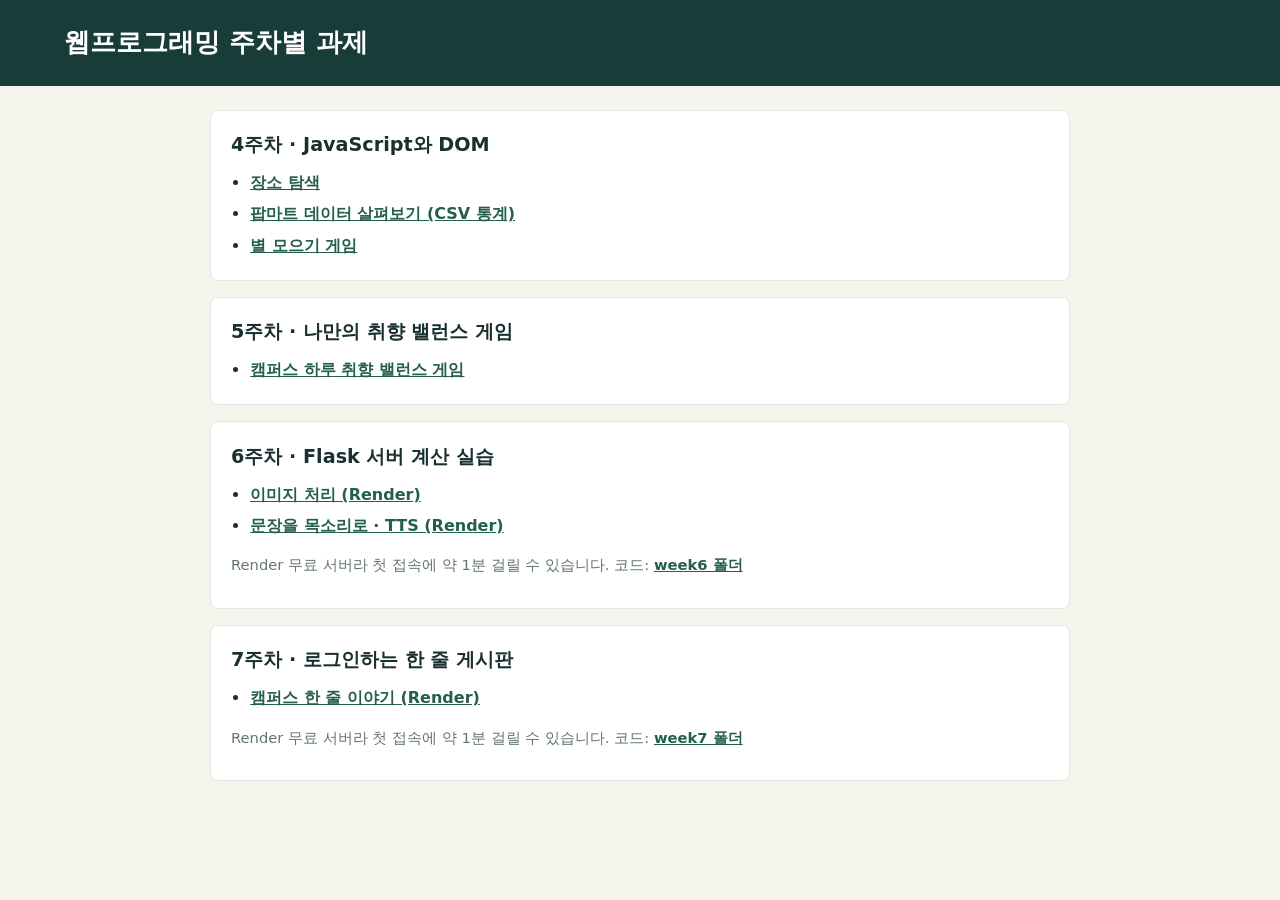
<file: index.html>
<!doctype html>
<html lang="ko">
<head>
<meta charset="utf-8">
<meta name="viewport" content="width=device-width,initial-scale=1">
<title>웹프로그래밍 주차별 과제</title>
<style>
body{margin:0;font-family:"Noto Sans KR",system-ui,sans-serif;background:#f5f5ee;color:#1a3030;line-height:1.6}
header{background:#183c38;color:#fff;padding:1.4rem max(5vw,1rem)}h1{margin:0;font-size:1.6rem}
main{max-width:860px;margin:auto;padding:1.5rem 1rem 4rem}
section{background:#fff;border:1px solid #e0e9df;border-radius:8px;padding:1rem 1.25rem;margin-bottom:1rem}
h2{margin:.2rem 0 .6rem;font-size:1.2rem}ul{margin:0;padding-left:1.2rem}li{margin:.35rem 0}
a{color:#245e4f;font-weight:600}.note{color:#63766c;font-size:.92rem}
</style>
</head>
<body>
<header><h1>웹프로그래밍 주차별 과제</h1></header>
<main>
<section>
<h2>4주차 · JavaScript와 DOM</h2>
<ul>
<li><a href="week4/">장소 탐색</a></li>
<li><a href="week4/statistics.html">팝마트 데이터 살펴보기 (CSV 통계)</a></li>
<li><a href="week4/game.html">별 모으기 게임</a></li>
</ul>
</section>
<section>
<h2>5주차 · 나만의 취향 밸런스 게임</h2>
<ul><li><a href="week5/">캠퍼스 하루 취향 밸런스 게임</a></li></ul>
</section>
<section>
<h2>6주차 · Flask 서버 계산 실습</h2>
<ul>
<li><a href="https://liuxintian-image-week6.onrender.com/">이미지 처리 (Render)</a></li>
<li><a href="https://liuxintian-tts-week6.onrender.com/tts">문장을 목소리로 · TTS (Render)</a></li>
</ul>
<p class="note">Render 무료 서버라 첫 접속에 약 1분 걸릴 수 있습니다. 코드: <a href="https://github.com/liuxintian-wp/liuxintian/tree/main/week6">week6 폴더</a></p>
</section>
<section>
<h2>7주차 · 로그인하는 한 줄 게시판</h2>
<ul><li><a href="https://liuxintian-board-week7.onrender.com/">캠퍼스 한 줄 이야기 (Render)</a></li></ul>
<p class="note">Render 무료 서버라 첫 접속에 약 1분 걸릴 수 있습니다. 코드: <a href="https://github.com/liuxintian-wp/liuxintian/tree/main/week7">week7 폴더</a></p>
</section>
</main>
</body>
</html>
</file>
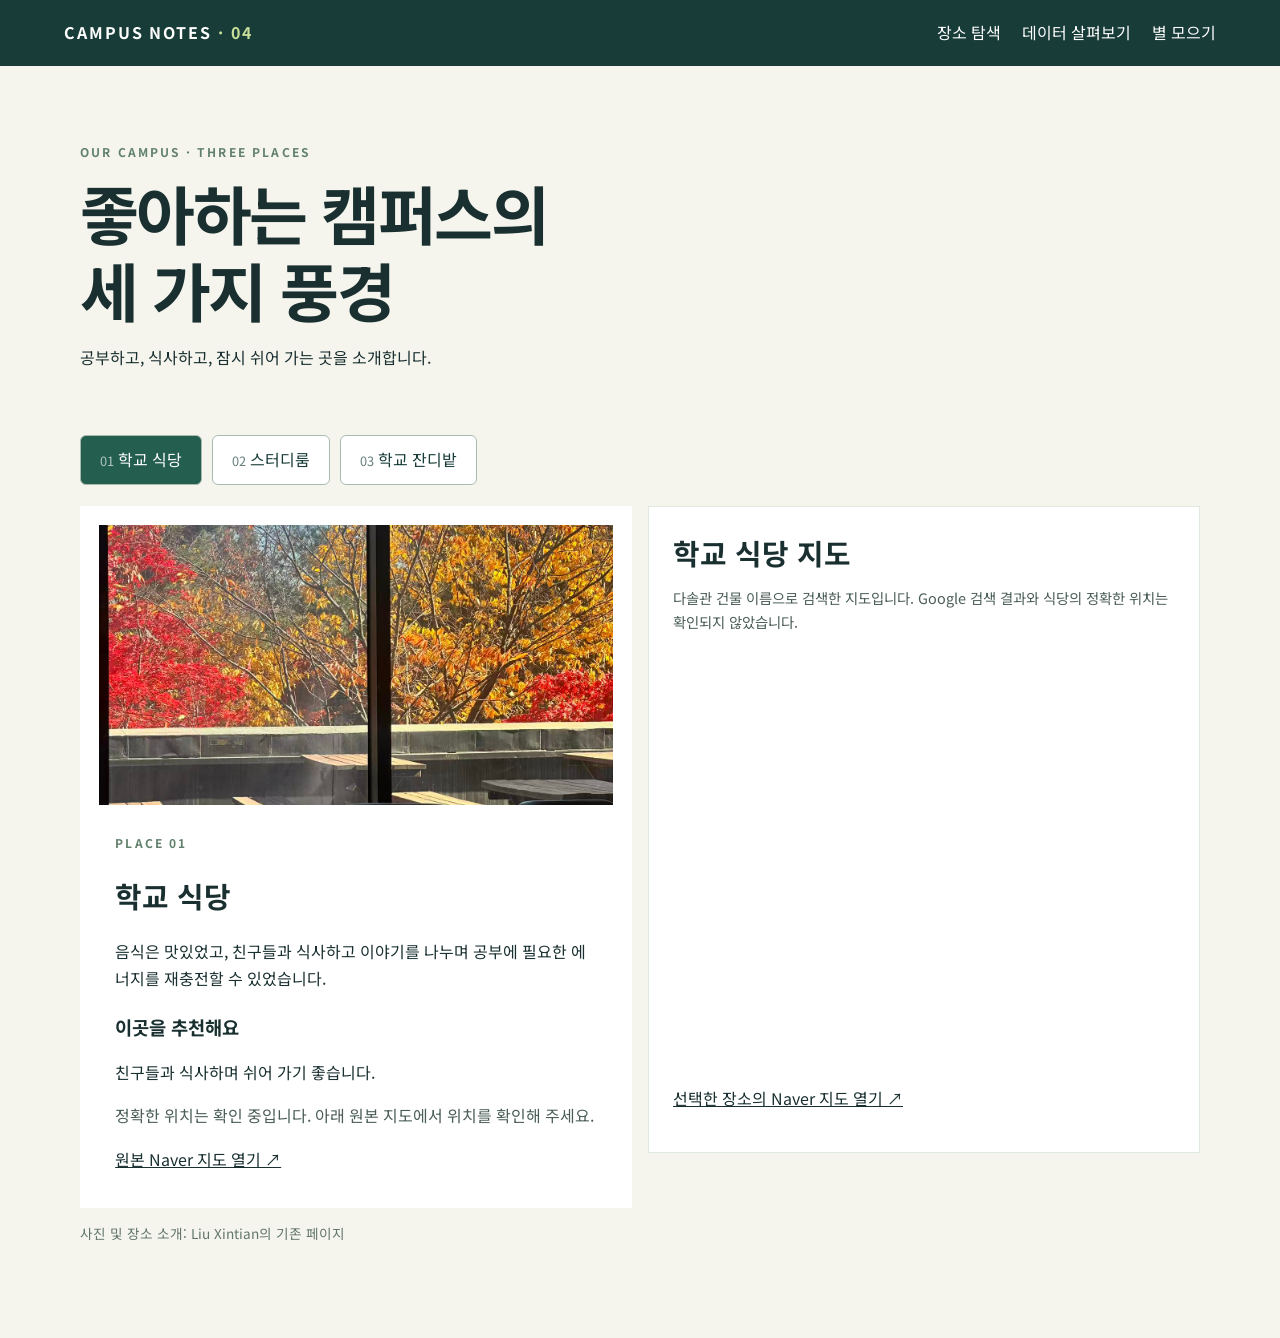
<file: week4/index.html>
<!doctype html><html lang="ko"><head><meta charset="utf-8"><meta name="viewport" content="width=device-width,initial-scale=1"><title>우리 캠퍼스 탐색</title><link rel="stylesheet" href="styles.css"></head><body><header><a class="brand" href="index.html">CAMPUS NOTES <span>· 04</span></a><nav class="nav" aria-label="주요 메뉴"><a href="index.html">장소 탐색</a><a href="statistics.html">데이터 살펴보기</a><a href="game.html">별 모으기</a></nav></header><main><div class="hero"><p class="eyebrow">OUR CAMPUS · THREE PLACES</p><h1>좋아하는 캠퍼스의<br>세 가지 풍경</h1><p>공부하고, 식사하고, 잠시 쉬어 가는 곳을 소개합니다.</p></div><div class="place-tabs" aria-label="장소 선택"><button type="button" data-place="0" aria-pressed="true" aria-controls="place-0"><span>01</span> 학교 식당</button><button type="button" data-place="2" aria-pressed="false" aria-controls="place-2"><span>02</span> 스터디룸</button><button type="button" data-place="1" aria-pressed="false" aria-controls="place-1"><span>03</span> 학교 잔디밭</button></div><div class="explorer-layout"><section class="place" id="place-0" ><img src="images/dining.jpg" alt="식당 사진"><div><p class="eyebrow">PLACE 01</p><h2>학교 식당</h2><p>음식은 맛있었고, 친구들과 식사하고 이야기를 나누며 공부에 필요한 에너지를 재충전할 수 있었습니다.</p><h3>이곳을 추천해요</h3><p>친구들과 식사하며 쉬어 가기 좋습니다.</p><p class="note">정확한 위치는 확인 중입니다. 아래 원본 지도에서 위치를 확인해 주세요.</p><a href="https://naver.me/xG0qbUkd" target="_blank" rel="noopener noreferrer">원본 Naver 지도 열기 ↗</a></div></section><section class="place" id="place-1" hidden><img src="images/lawn.jpg" alt="잔디밭 사진"><div><p class="eyebrow">PLACE 03</p><h2>학교 잔디밭</h2><p>넓고 편안한 잔디밭은 휴식을 취하기 좋은 곳입니다.</p><h3>이곳을 추천해요</h3><p>친구들과 산책하며 신선한 공기를 마셔 보세요.</p><p class="note">정확한 위치는 확인 중입니다. 아래 원본 지도에서 위치를 확인해 주세요.</p><a href="https://naver.me/GbydUuk9" target="_blank" rel="noopener noreferrer">원본 Naver 지도 열기 ↗</a></div></section><section class="place" id="place-2" hidden><img src="images/study.jpg" alt="스터디룸 사진"><div><p class="eyebrow">PLACE 02</p><h2>스터디룸</h2><p>조용하고 깨끗한 환경과 학업 분위기 덕분에 공부에 집중할 수 있습니다.</p><h3>이곳을 추천해요</h3><p>시험공부를 하거나 어려운 문제를 풀 때 추천합니다.</p><p class="note">정확한 위치는 확인 중입니다. 아래 원본 지도에서 위치를 확인해 주세요.</p><a href="https://naver.me/539hXnME" target="_blank" rel="noopener noreferrer">원본 Naver 지도 열기 ↗</a></div></section><section class="map-card" aria-labelledby="map-heading"><h2 id="map-heading">학교 식당 지도</h2><p class="map-disclaimer" id="map-status" role="status">지도를 준비 중입니다.</p><iframe id="place-map" title="학교 식당 Google 지도" loading="lazy" allowfullscreen referrerpolicy="strict-origin-when-cross-origin" hidden></iframe><div id="map-pending" class="map-pending" hidden>정확한 위치를 확인한 뒤 지도를 추가할 예정입니다.</div><p><a id="map-source" href="https://naver.me/xG0qbUkd" target="_blank" rel="noopener noreferrer">선택한 장소의 Naver 지도 열기 ↗</a></p></section></div><p class="credit">사진 및 장소 소개: Liu Xintian의 기존 페이지</p></main><script src="app.js"></script></body></html>
</file>
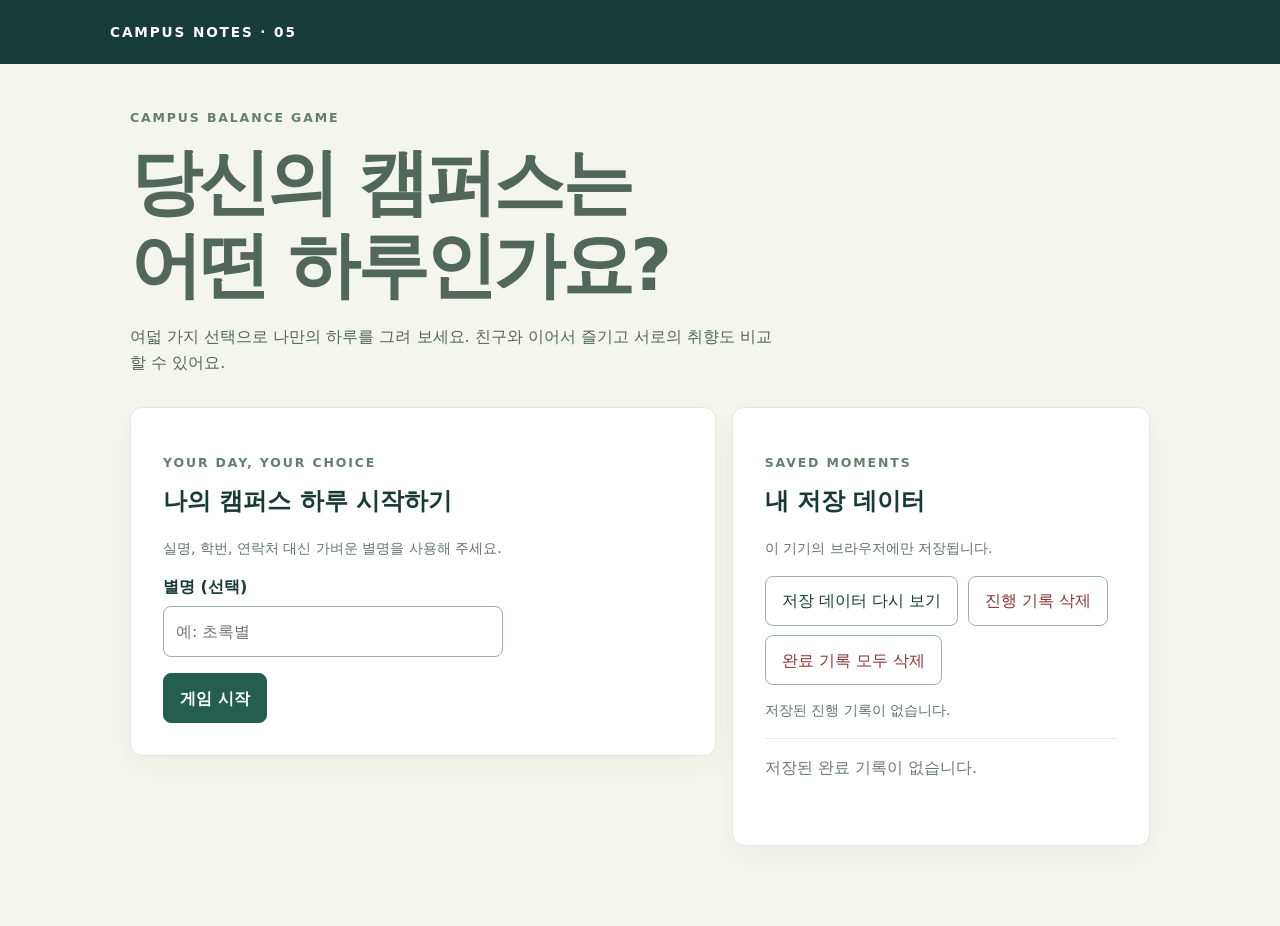
<file: week5/index.html>
<!doctype html>
<html lang="ko">
<head>
<meta charset="utf-8"><meta name="viewport" content="width=device-width,initial-scale=1">
<title>캠퍼스 하루 취향 밸런스 게임</title><link rel="icon" href="data:,">
<style>
:root{font-family:system-ui,"Malgun Gothic",sans-serif;color:#193b36;background:#f4f5ec;line-height:1.6}*{box-sizing:border-box}body{margin:0}header{background:#183c38;color:#fff;padding:1.2rem max(1.2rem,calc((100vw - 1060px)/2))}.brand{font-weight:800;letter-spacing:.14em;font-size:.85rem}main{max-width:1060px;margin:auto;padding:2rem 1.25rem 5rem}h1{font-size:clamp(2.2rem,6vw,4.5rem);line-height:1.16;letter-spacing:-.05em;margin:.5rem 0 1rem}.eyebrow{color:#62816c;font-weight:700;letter-spacing:.15em;font-size:.78rem}.intro{max-width:650px;color:#52675c}.layout{display:grid;grid-template-columns:1.4fr 1fr;gap:1rem;align-items:start;margin-top:2rem}.card{background:white;border:1px solid #dfe9df;border-radius:12px;padding:clamp(1.2rem,3vw,2rem);box-shadow:0 10px 30px #163e3109}.card h2{margin-top:0;line-height:1.35}.tag{color:#5d7867;font-size:.85rem;font-weight:700}.choices{display:grid;gap:.75rem;margin:1.5rem 0}button{font:inherit;min-height:48px;padding:.7rem 1rem;border:1px solid #9ab3a2;border-radius:8px;background:#fff;color:#183c38;cursor:pointer}button:hover{background:#eaf2e7}button.primary{background:#245e4f;color:white;border-color:#245e4f;font-weight:700}button.choice{text-align:left;font-weight:700;padding:1rem}button.danger{color:#8c3434}button:focus-visible,input:focus-visible{outline:3px solid #c78b2c;outline-offset:2px}input{font:inherit;width:100%;max-width:340px;padding:.75rem;border:1px solid #9ab3a2;border-radius:8px}label{display:block;font-weight:700;margin-bottom:.4rem}.actions{display:flex;flex-wrap:wrap;gap:.6rem;margin-top:1rem}.hint,.small{color:#62746a;font-size:.88rem}.warning{color:#8b3c29;font-weight:600;white-space:pre-line}.progress{height:7px;background:#e7eee5;border-radius:9px;overflow:hidden}.progress span{display:block;height:100%;background:#86aa78;transition:width .2s}.result-icon{font-size:2.5rem}.history{list-style:none;padding:0}.history li{border-top:1px solid #e3ebe2;padding:1rem 0}.history p{margin:.3rem 0}.history button{min-height:40px;font-size:.85rem}.empty{color:#6a7c70}[hidden]{display:none!important}@media(max-width:720px){.layout{grid-template-columns:1fr}main{padding-top:1.4rem}.card{padding:1.2rem}.actions button{flex:1}}
</style></head>
<body><header><span class="brand">CAMPUS NOTES · 05</span></header><main>
<div class="intro"><p class="eyebrow">CAMPUS BALANCE GAME</p><h1>당신의 캠퍼스는<br>어떤 하루인가요?</h1><p>여덟 가지 선택으로 나만의 하루를 그려 보세요. 친구와 이어서 즐기고 서로의 취향도 비교할 수 있어요.</p></div>
<p id="notice" class="warning" role="status" aria-live="polite"></p>
<div class="layout"><section class="card" aria-label="게임"><div id="game"></div></section>
<aside class="card"><p class="eyebrow">SAVED MOMENTS</p><h2>내 저장 데이터</h2><p class="hint">이 기기의 브라우저에만 저장됩니다.</p><div class="actions"><button id="refresh-storage">저장 데이터 다시 보기</button><button id="delete-draft" class="danger">진행 기록 삭제</button><button id="clear-history" class="danger">완료 기록 모두 삭제</button></div><p id="draft-summary" class="small"></p><ul id="history" class="history"></ul></aside></div>
</main><script src="game.js"></script></body></html>
</file>
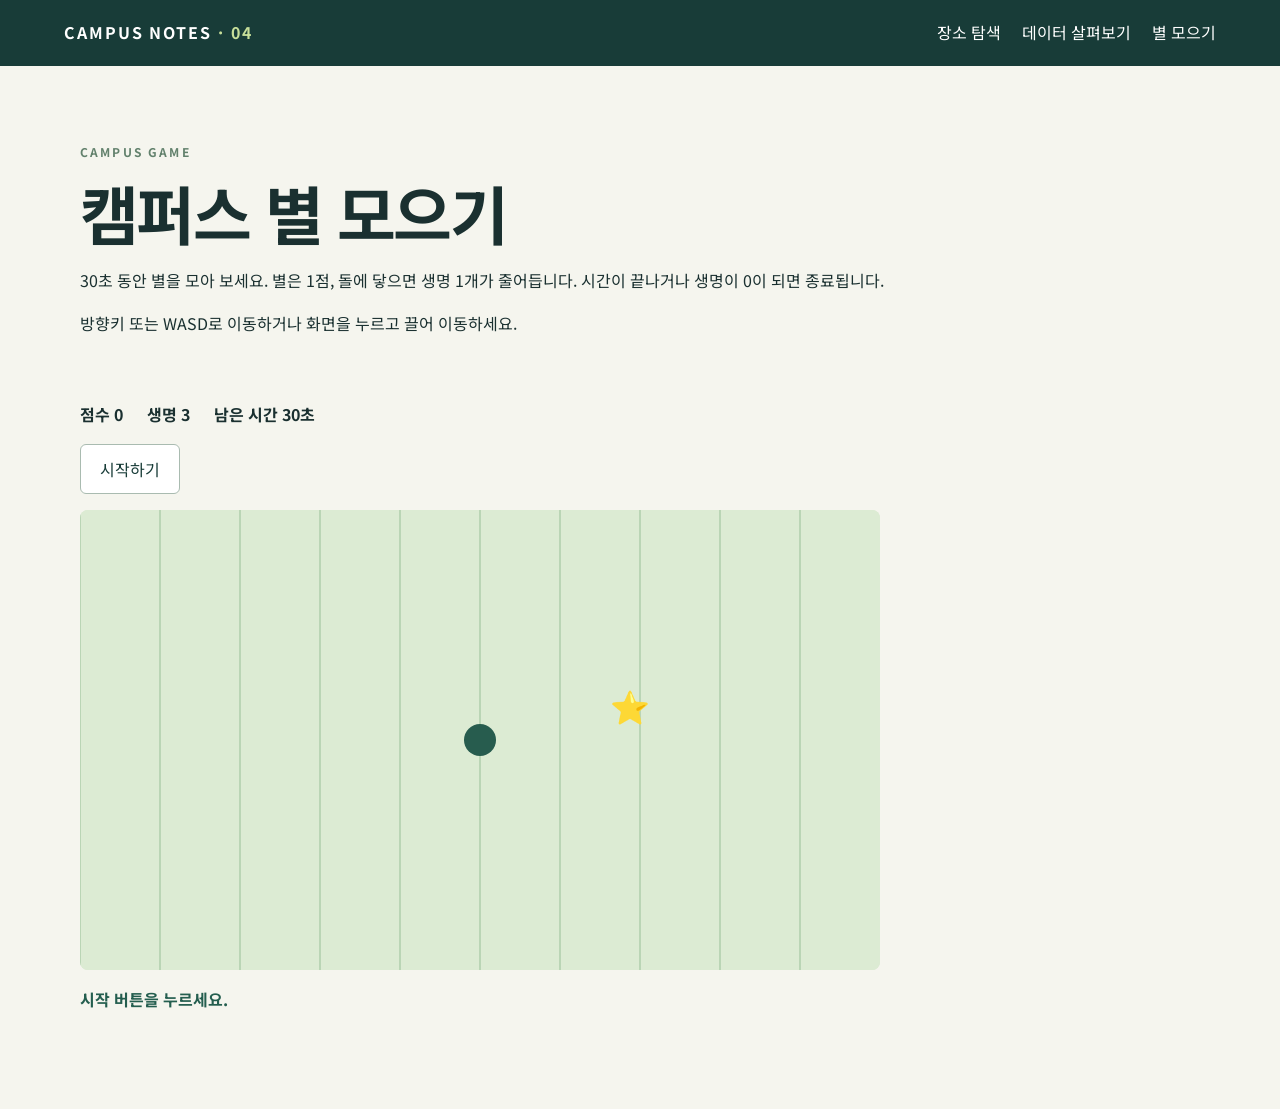
<file: week4/game.html>
<!doctype html><html lang="ko"><head><meta charset="utf-8"><meta name="viewport" content="width=device-width,initial-scale=1"><title>캠퍼스 별 모으기</title><link rel="stylesheet" href="styles.css"></head><body><header><a class="brand" href="index.html">CAMPUS NOTES <span>· 04</span></a><nav class="nav" aria-label="주요 메뉴"><a href="index.html">장소 탐색</a><a href="statistics.html">데이터 살펴보기</a><a href="game.html">별 모으기</a></nav></header><main><div class="hero"><p class="eyebrow">CAMPUS GAME</p><h1>캠퍼스 별 모으기</h1><p>30초 동안 별을 모아 보세요. 별은 1점, 돌에 닿으면 생명 1개가 줄어듭니다. 시간이 끝나거나 생명이 0이 되면 종료됩니다.</p><p>방향키 또는 WASD로 이동하거나 화면을 누르고 끌어 이동하세요.</p></div><div class="game-board"><div class="hud"><span>점수 <b id="score">0</b></span><span>생명 <b id="lives">3</b></span><span>남은 시간 <b id="time">30</b>초</span></div><div class="controls"><button id="start">시작하기</button><button id="restart" hidden>다시 하기</button></div><canvas id="game" width="800" height="460" aria-label="별 모으기 게임 화면"></canvas><p class="game-end" id="message" role="status">시작 버튼을 누르세요.</p></div></main><script src="game.js"></script></body></html>
</file>
<file: week4/styles.css>
@import url('https://fonts.googleapis.com/css2?family=Noto+Sans+KR:wght@400;600;700&display=swap');
:root{font-family:"Noto Sans KR",sans-serif;color:#1a3030;background:#f5f5ee;line-height:1.7}*{box-sizing:border-box}body{margin:0}header{display:flex;align-items:center;justify-content:space-between;gap:1rem;padding:1.2rem max(5vw,1rem);background:#183c38;color:white}.brand{font-weight:700;letter-spacing:.12em}.brand span{color:#c7df9a}a{color:inherit}.nav{display:flex;flex-wrap:wrap;gap:1.3rem}.nav a,.brand{text-decoration:none}.nav a:hover{text-decoration:underline}main{max-width:1160px;margin:auto;padding:2rem 1.25rem 5rem}.hero{padding:2rem 0 3rem}.eyebrow{font-size:.75rem;font-weight:700;letter-spacing:.18em;color:#62816c}h1{font-size:clamp(2.2rem,5vw,4rem);line-height:1.2;letter-spacing:-.04em;margin:.5rem 0 1rem}h2{font-size:1.8rem;line-height:1.3}h3{margin-bottom:0}.place-tabs,.tabs{display:flex;gap:.6rem;flex-wrap:wrap;margin-bottom:1.3rem}button{font:inherit;cursor:pointer;min-height:48px;border:1px solid #a9bbb0;background:white;color:#183c38;border-radius:6px;padding:.65rem 1.2rem}button:hover,button[aria-pressed=true],button[aria-selected=true]{background:#245e4f;color:white}.place-tabs span{opacity:.65;font-size:.8em}.place{display:grid;grid-template-columns:1.15fr 1fr;background:white;gap:2rem;align-items:center;padding:1.2rem}.place img{width:100%;height:350px;object-fit:cover}.place>div{padding:1rem}.note,.map-note{color:#4b5e56}.map-note,.card{background:white;padding:1.5rem;margin-top:1rem;border:1px solid #e0e9df}.credit{font-size:.85rem;color:#63766c}[hidden]{display:none!important}.chart-wrap{position:relative;height:360px;max-width:100%}.status{color:#9c3e30}.game-board{max-width:800px}.game-board canvas{display:block;width:100%;height:auto;touch-action:none;border-radius:8px;background:#dcebd3}.hud{display:flex;gap:1.5rem;flex-wrap:wrap;font-weight:700}.controls{display:flex;gap:.6rem;flex-wrap:wrap;margin:1rem 0}.game-end{font-weight:700;color:#245e4f}button:focus-visible,a:focus-visible{outline:3px solid #d59e3e;outline-offset:3px}@media(max-width:700px){header{align-items:flex-start;flex-direction:column}.nav{gap:.8rem}.hero{padding:1rem 0 2rem}.place{grid-template-columns:1fr;gap:0}.place img{height:240px}.place>div{padding:.5rem}.chart-wrap{height:300px}.place-tabs button{flex:1;padding:.65rem .4rem}}
/* 지도와 장소 설명을 같은 화면에서 살펴볼 수 있습니다. */
.explorer-layout{display:grid;grid-template-columns:minmax(0,1fr) minmax(0,1fr);gap:1rem;align-items:start}
.explorer-layout .place{grid-template-columns:minmax(0,1fr);gap:0;min-width:0}
.explorer-layout .place img{height:280px}
.map-card{min-width:0;background:#fff;padding:1.5rem;border:1px solid #e0e9df}
.map-card h2{margin:.2rem 0 .5rem}
.map-disclaimer{font-size:.9rem;color:#4b5e56}
#place-map{display:block;width:100%;height:420px;max-width:100%;border:0}
@media(max-width:700px){.explorer-layout{grid-template-columns:minmax(0,1fr)}.explorer-layout .place img{height:240px}.map-card{padding:1rem}}
.map-pending{min-height:200px;display:flex;align-items:center;justify-content:center;padding:1.5rem;text-align:center;color:#4b5e56;background:#edf2ec;border:1px dashed #a9bbb0}
.meta{color:#4b5e56;font-size:.95rem;margin-top:-.5rem}.source{font-size:.9rem;color:#63766c;overflow-wrap:anywhere}.status.ok{color:#245e4f}
.photos{display:grid;grid-template-columns:repeat(2,minmax(0,1fr));gap:1rem;max-width:720px;margin:2rem 0 0}.photos figure{margin:0;background:#fff;border:1px solid #e0e9df;padding:.6rem}.photos img{display:block;width:100%;height:auto;aspect-ratio:3/4;object-fit:cover}.photos figcaption{font-size:.92rem;color:#4b5e56;margin-top:.4rem}.photos .credit{grid-column:1/-1;margin:0}
/* 귀여운 효과 */
.bubbles{position:fixed;inset:0;pointer-events:none;overflow:hidden;z-index:0}
.bubbles span{position:absolute;bottom:-60px;border-radius:50%;opacity:.55;box-shadow:inset -4px -6px 10px rgba(255,255,255,.7);animation:floatUp linear infinite}
@keyframes floatUp{0%{transform:translate(0,0) scale(.8)}50%{transform:translate(24px,-55vh) scale(1)}100%{transform:translate(-12px,-115vh) scale(1.1)}}
header,main{position:relative;z-index:1}
.sparkle{position:fixed;z-index:50;pointer-events:none;font-size:15px;transform:translate(-50%,-50%);animation:pop .7s ease-out forwards}
@keyframes pop{to{transform:translate(calc(-50% + var(--dx)),calc(-50% + var(--dy))) scale(.3);opacity:0}}
.photos figure{border-radius:14px;transition:transform .25s ease,box-shadow .25s ease}
.photos figure:nth-child(1){transform:rotate(-1.5deg)}.photos figure:nth-child(2){transform:rotate(1.5deg)}
.photos figure:hover{transform:rotate(0) translateY(-6px) scale(1.03);box-shadow:0 12px 24px rgba(217,102,122,.25)}
.photos img{border-radius:10px}
.photos figure:hover img{animation:wiggle .5s ease}
@keyframes wiggle{25%{transform:rotate(-2deg)}75%{transform:rotate(2deg)}}
.tab-btn{border-radius:999px;transition:transform .15s ease}
.tab-btn:hover{transform:translateY(-2px)}
.tab-btn:active{transform:scale(.94)}
.tab-btn[aria-pressed=true]{background:#d9667a;border-color:#d9667a}
.card{border-radius:16px}
@media(prefers-reduced-motion:reduce){.bubbles,.sparkle{display:none}.photos figure,.photos figure:hover,.tab-btn:hover,.tab-btn:active{transform:none}.photos figure:hover img{animation:none}}
</file>
